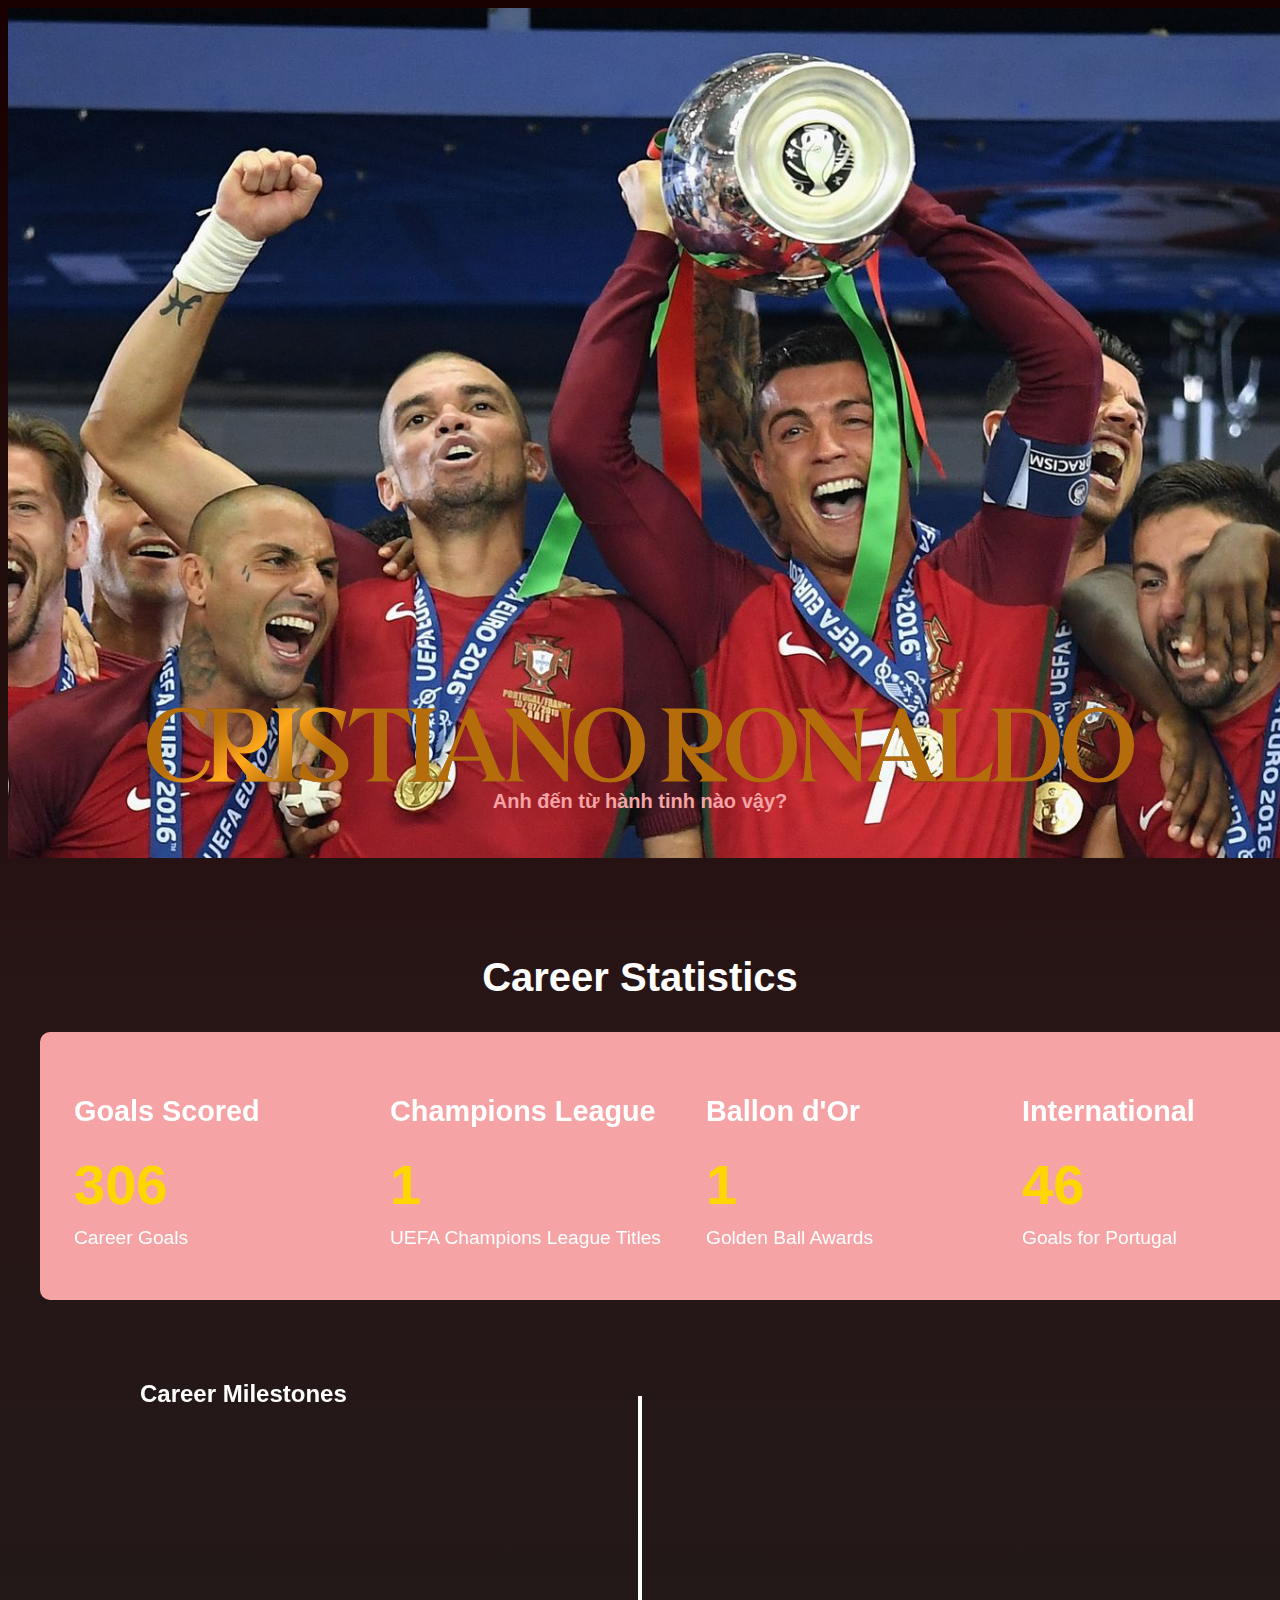
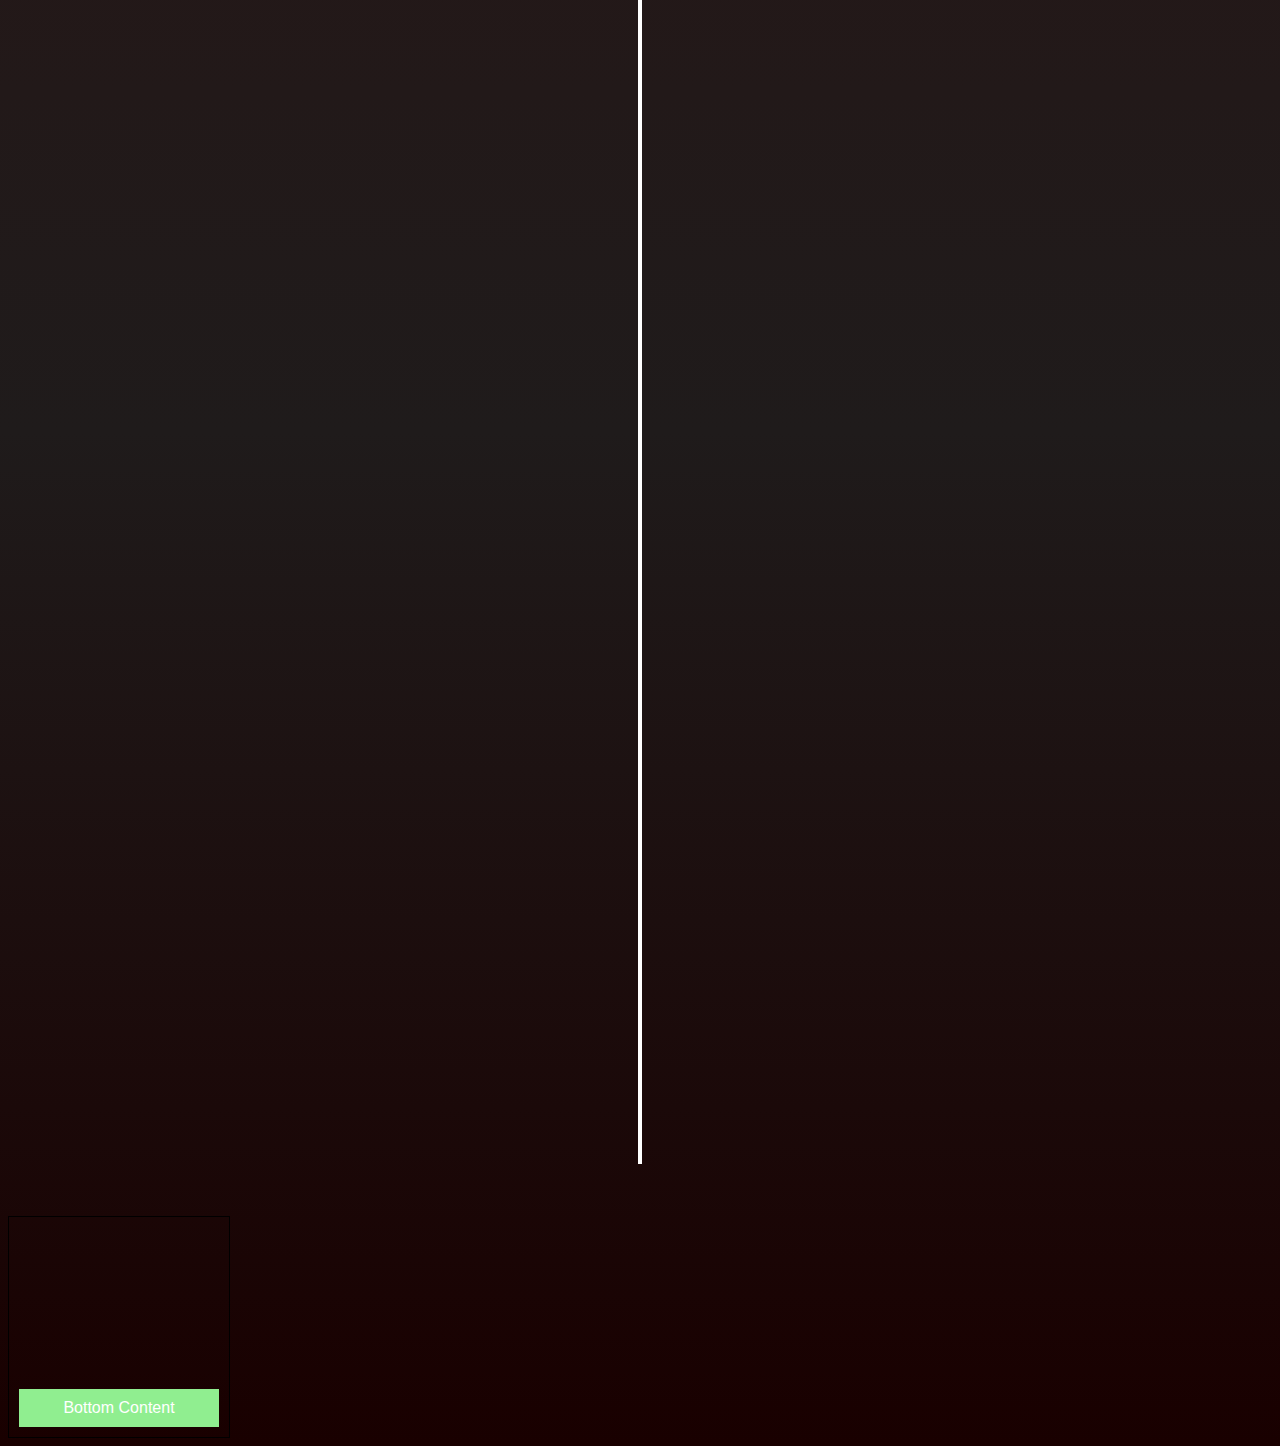
<file: Code/test.html>
<!DOCTYPE html>
<html lang="vi">
<head>
    <!--  Metadata  -->
    <meta charset="utf-8">
    <meta name="viewport" content="width=device-width,initial-scale=1,maximum-scale=1,user-scalable=0,viewport-fit=cover">
    <meta name="author" content="Thuận, Hưng">

    <!--  CSS Styling  -->
    <link rel="stylesheet" href="/Code/font.css" type="text/CSS">
    <link rel="stylesheet" href="/Code/utilities.css" type="text/CSS">
    <style>
        ::webkit-scrollbar-button {
            display: none;
        }

        ::-webkit-scrollbar-track {
            -webkit-box-shadow: inset 0 0 6px rgba(83, 83, 83, 0.07);
            background-color: #f1f1f1;
        }
        ::-webkit-scrollbar {
            width: 7px;
            background-color: #f1f1f1;
        }
        ::-webkit-scrollbar-thumb {
            background-color: #FBAB7E;

            /* Lựa màu trên https://www.grabient.com/ */
            border-radius: 5px;
            border: 2px solid #f1f1f1;
        }
        ::-webkit-scrollbar-thumb:hover {
            background-image: linear-gradient(62deg, #FBAB7E 0%, #F7CE68 100%);
        }
        :root {
            --bg-primary: rgb(25, 0, 0);
            --text-primary: rgb(255, 255, 255);
            --font-color: rgb(242, 217, 217);
            --font-color-2: #f5a3a5;
            --illust-color: #a3a3f5;
            --tertiary-color: rgb(92, 10, 12);
            --shadow: rgb(40, 21, 21);
            background: linear-gradient(var(--bg-primary),var(--shadow),rgb(31, 27, 27), var(--bg-primary));
            background-size: cover;
            background-repeat: no-repeat;
            font-family: 'Segoe UI', Tahoma, Geneva, Verdana, sans-serif;
            color: var(--text-primary);
            margin: 0;
            padding: 0;
        }
        /* WORK IN PROGRESS */
        /* @media (max-width: 768px) {} */
    </style>
    <style>
            .stats-container {
            padding: 4rem 2rem;
            max-width: 1200px;
            min-height: 300px;
            margin: 0 auto;
        }

        .stats-container h2 {
            font-size: 2.5rem;
            margin-bottom: 2rem;
            text-align: center;
        }

        .stats-grid {
            display: grid;
            grid-template-columns: repeat(auto-fit, minmax(250px, 1fr));
            gap: 4rem;
            margin-top: 2rem;
        }

        .stat-card {
            width: 300px;
            height: 200px;
            perspective: 1000px;
            margin: 0 auto;
        }

        .stat-card-inner {
            width: 100%;
            height: 100%;
            position: relative;
            transform-style: preserve-3d;
            transition: transform 0.999s;
        }

        .stat-card:hover .stat-card-inner {
            transform: rotateY(180deg);
        }

        .stat-card-front,
        .stat-card-back {
            position: absolute;
            width: 300px;
            height: 200px;
            backface-visibility: hidden;
            padding: 1.5rem;
            display: flex;
            flex-direction: column;
            justify-content: flex-start;
        }

        .stat-card-front {
            background-color: #f5a3a5;
            color: #fff;
            border: 10px solid #f5a3a5;
            border-radius: 10px;
            transform: rotateY(0deg);
        }

        .stat-card-back {
            background-color: #a3a3f5;
            color: #fff;
            border: 10px solid #a3a3f5;
            border-radius: 10px;
            transform: rotateY(180deg);
        }

        .stat-card h3 {
            font-size: 1.8rem;
            margin-bottom: 1rem;
            text-align: left;
        }

        .stat-number {
            font-size: 3.5rem;
            font-weight: bold;
            margin: 0.5rem 0;
            color: gold;
            text-align: left;
        }

        .stat-description {
            font-size: 1.2rem;
            line-height: 1.4;
            text-align: left;
            margin-top: auto;
        }

        .stat-detail {
            font-size: 1.1rem;
            line-height: 1.5;
            text-align: left;
        }
    </style>
    <link rel="stylesheet" href="/Code/header.css" type="text/CSS">
    <link rel="stylesheet" href="/Code/timeline.css" type="text/CSS">

    <!--  Javascript -->    

    <!--  Title decoration  -->
    <title>CR7 HALL OF FAME</title>
    <link rel="icon" href="/Components/UR Cristiano Ronaldo.svg" type="images/x-icon">
</head>
<body>
    <header class="header">
        <img class="background_header" src="/Components/cristiano-ronaldo-portugal-france-euro-2016-final_3741701.jpg" alt="" width="" height="850px">
        <div class="shiny_text smooth" style="font-family: Stangith;">CRISTIANO RONALDO</div>
        <h3 class="description_header smooth">Anh đến từ hành tinh nào vậy?</h3>
        <!-- bỏ vì xấu -->
        <!-- <img class="ronaldo_header_1" src="/Components/ronaldo_realmadrid_nobackground.png" alt="">
        <img class="ronaldo_header_2" src="/Components/ronaldo_juventus_toppage_nobackground.png" alt="">
        <img class="ronaldo_header_3" src="/Components/ronaldo-manu-halfbody.png" alt="" height="650px" width=""> -->
    </header>
    <main>
        <section class="stats-container">
            <h2>Career Statistics</h2>
            <div class="stats-grid">
                <div class="stat-card">
                    <div class="stat-card-inner">
                        <div class="stat-card-front">
                            <h3>Goals Scored</h3>
                            <div class="stat-number" data-target="850">0</div>
                            <p class="stat-description">Career Goals</p>
                        </div>
                        <div class="stat-card-back">
                            <h3>Goal Breakdown</h3>
                            <p class="stat-detail">• Club Goals: 722</p>
                            <p class="stat-detail">• International Goals: 128</p>
                            <p class="stat-detail">• Average: 0.73 goals per game</p>
                            <p class="stat-detail">• Record holder for most goals in professional football</p>
                        </div>
                    </div>
                </div>
    
                <div class="stat-card">
                    <div class="stat-card-inner">
                        <div class="stat-card-front">
                            <h3>Champions League</h3>
                            <div class="stat-number" data-target="5">0</div>
                            <p class="stat-description">UEFA Champions League Titles</p>
                        </div>
                        <div class="stat-card-back">
                            <h3>UCL Success</h3>
                            <p class="stat-detail">• Man United: 2008</p>
                            <p class="stat-detail">• Real Madrid: 2014, 2016, 2017, 2018</p>
                            <p class="stat-detail">• All-time top scorer: 140 goals</p>
                            <p class="stat-detail">• Most appearances: 183 matches</p>
                        </div>
                    </div>
                </div>
    
                <div class="stat-card">
                    <div class="stat-card-inner">
                        <div class="stat-card-front">
                            <h3>Ballon d'Or</h3>
                            <div class="stat-number" data-target="5">0</div>
                            <p class="stat-description">Golden Ball Awards</p>
                        </div>
                        <div class="stat-card-back">
                            <h3>Golden Years</h3>
                            <p class="stat-detail">• First Award: 2008</p>
                            <p class="stat-detail">• Real Madrid Era: 2013, 2014, 2016, 2017</p>
                            <p class="stat-detail">• 12 top-three finishes</p>
                            <p class="stat-detail">• Second-most wins in history</p>
                        </div>
                    </div>
                </div>
    
                <div class="stat-card">
                    <div class="stat-card-inner">
                        <div class="stat-card-front">
                            <h3>International</h3>
                            <div class="stat-number" data-target="128">0</div>
                            <p class="stat-description">Goals for Portugal</p>
                        </div>
                        <div class="stat-card-back">
                            <h3>Portugal Legacy</h3>
                            <p class="stat-detail">• Most international goals ever</p>
                            <p class="stat-detail">• 200+ appearances</p>
                            <p class="stat-detail">• Euro 2016 Champion</p>
                            <p class="stat-detail">• Nations League 2019 Winner</p>
                        </div>
                    </div>
                </div>
            </div>
        </section>
    
        <section class="timeline">
            <h2>Career Milestones</h2>
            <div class="timeline-item left">
                <div class="timeline-content">
                    <div class="year">2003</div>
                    <p>Kí hợp đồng với Manchester United, bắt đầu hành trình của mình tại Premier League</p>
                </div>
            </div>
            <div class="timeline-item right">
                <div class="timeline-content">
                    <div class="year">2008</div>
                    <p>Quả bóng vàng đầu tiên cùng Qủy Đỏ, khẳng định đẳng cấp vươn tầm thế giới của anh</p>
                </div>
            </div>
            <div class="timeline-item left">
                <div class="timeline-content">
                    <div class="year">2009</div>
                    <p>Kì chuyển nhượng bạc tỷ đến Real Madrid (£80 million)</p>
                </div>
            </div>
            <div class="timeline-item right">
                <div class="timeline-content">
                    <div class="year">2016</div>
                    <p>Dẫn dắt Bồ Đào Nha tiến tới chức vô địch Euro với vai trò người tiên phong của đội</p>
                </div>
            </div>
            <div class="timeline-item left">
                <div class="timeline-content">
                    <div class="year">2018</div>
                    <p>Chuyển nhượng đến Juventus và hành trình thống trị Serie A của anh Bảy</p>
                </div>
            </div>
            <div class="timeline-item right">
                <div class="timeline-content">
                    <div class="year">2021</div>
                    <p>Cuộc tái ngộ cảm động ở mái nhà xưa Manchester United</p>
                </div>
            </div>
            <div class="timeline-item left">
                <div class="timeline-content">
                    <div class="year">2023</div>
                    <p>Tham gia Al-Nassr FC ở giải Saudi Pro League, trở thành cầu thủ được trả lương cao nhất lịch sử</p>
                </div>
            </div>
        </section>

        </section>
        <section class="highlights">

        </section>
        <section class="main">
            <section class="counter">
                <div style="display: flex; flex-direction: column; 
                            justify-content: flex-end; 
                            border: 1px solid black; 
                            height: 200px; width: 200px; padding: 10px;">
                    <div style="background-color: lightgreen; 
                                padding: 10px; text-align: center;">
                        Bottom Content
                    </div>
                </div>
            </section>
        </section>

          
    </main>
    <footer>

    </footer>
    <script>
        // Animate statistics
        const statNumbers = document.querySelectorAll('.stat-number');
        
        statNumbers.forEach(stat => {
            const target = parseInt(stat.getAttribute('data-target'));
            const duration = 2000; // 2 seconds
            const steps = 50;
            const increment = target / steps;
            let current = 0;
            
            const updateCounter = () => {
                if (current < target) {
                    current += increment;
                    stat.textContent = Math.floor(current);
                    setTimeout(updateCounter, duration / steps);
                } else {
                    stat.textContent = target;
                }
            };
            
            updateCounter();
        });

        // Timeline animation on scroll
        const timelineItems = document.querySelectorAll('.timeline-item');

        const isElementInViewport = (el) => {
            const rect = el.getBoundingClientRect();
            return (
                rect.top >= 0 &&
                rect.left >= 0 &&
                rect.bottom <= (window.innerHeight || document.documentElement.clientHeight) &&
                rect.right <= (window.innerWidth || document.documentElement.clientWidth)
            );
        };

        const handleScroll = () => {
            timelineItems.forEach(item => {
                if (isElementInViewport(item)) {
                    item.classList.add('visible');
                }
            });
        };

        window.addEventListener('scroll', handleScroll);
        handleScroll(); // Initial check
    </script>
</body>
</html>
</file>
<file: Code/font.css>
.smooth {
    -webkit-font-smoothing: antialiased;
}

.bold {
    font-weight: bold;
}

@font-face { font-family: Stangith; src: url('/Components/Fonts/Stangith/stangith.otf'); }
@font-face { font-family: Branch; src: url('/Components/Fonts/Branch/Branch.otf'); }
@font-face { font-family: Ficoria; src: url('/Components/Fonts/Ficoria/Ficoria.otf'); }
</file>
<file: Code/utilities.css>
.fullsize {
    position: absolute;
    top: 0;
    left: 0;
    display: block;
    width: 100%;
}
</file>
<file: Code/header.css>
.header {
  width: auto;
  display: flex;
  position: relative;
  /* background: linear-gradient(var(--bg-primary),var(--shadow),rgb(31, 27, 27), var(--bg-primary)); */
  /* border: 4px solid yellow; */

  /* background: url(/Components/ronaldo_portugal_1.jpg);
  animation: appear;
  animation-duration: 10s; */
}

.background_header {
  animation: appear;
  animation-duration: 10s;
  z-index: -1;


  background-color: rgba(0, 0, 0, 0.5);

}
@keyframes appear {
  0% {
    opacity: 0;
  }
  100% {
    opacity: 1;
  }
}

.shiny_text {
  z-index: 6;
  position: absolute;
  bottom: 5%;
  width: 100%;
  text-align: center;
  /* border: 4px solid green; */

  font-size: 100px;
  font-weight: 900;

  color: rgba(255, 145, 0, 0.668);
  background: #222 -webkit-gradient(
      linear,
      left top,
      right top,
      from(#222),
      to(#222),
      color-stop(0.5, #ffd555)
    ) 0 0 no-repeat;

  background-image: linear-gradient(
    -40deg,
    transparent 0%,
    transparent 40%,
    #ffd555 50%,
    transparent 60%,
    transparent 100%
  );
  background-clip: text;
  background-size: 500px;
  text-shadow: var(--shadow);


  animation: shine;
  animation-duration: 10s;
  animation-iteration-count: infinite;
}

/* Cần fix với việc thu phóng màn hình -> Animation lỗi */
@keyframes shine {
  0% {
    background-position: -150px;
  }
  100% {
    background-position: 1200px;
  }
}

.description_header {
  z-index: 1;
  position: absolute;
  bottom: 3%;
  width: 100%;
  text-align: center;

  color: var(--font-color-2);

  font-size: 20px;
  font-weight: 900;
}

/* Chưa đồng bộ khi thu phóng màn hình -> Thêm media hoặc chuyển toàn bộ về Grid */
/* Chắc là bỏ idea này ha, nhìn xấu vcl */
.ronaldo_header_1 {
  z-index: 0;
  position: absolute;
  bottom: 10%;
  right: 12%;
  border: 4px solid red;
}

.ronaldo_header_2 {
  z-index: 1;
  position: absolute;
  bottom: 5%;
  left: 5%;
  border: 4px solid blue;
  rotate: -10deg;
}

.ronaldo_header_3 {
  z-index: 2;
  position: absolute;
  bottom: 0%;
  left: 10%;
  border: 4px solid rgb(0, 255, 17);
}
</file>
<file: Code/timeline.css>
.timeline {
    padding: 4rem 2rem;
    max-width: 1000px;
    margin: 0 auto;
    position: relative;
}

.timeline::after {
    content: '';
    position: absolute;
    width: 4px;
    background-color: white;
    top: 0;
    bottom: 0;
    left: 50%;
    margin-left: -2px;
    height: 90%;
    margin-top: 100px;
}

.timeline-item {
    padding: 10px 40px;
    position: relative;
    width: 50%;
    opacity: 0;
    transform: translateX(-50px);
    transition: all 0.5s;
}

.timeline-item::after {
    content: '';
    position: absolute;
    width: 25px;
    height: 25px;
    right: -17px;
    background-color: white;
    border: 4px solid #FF9F55;
    top: 15px;
    border-radius: 50%;
    z-index: 1;
}

.timeline-item.left {
    left: -80px;
}

.timeline-item.right {
    left: 49%;
}

.timeline-item.right::after {
    left: -8px;
}

.timeline-item.visible {
    opacity: 1;
    transform: translateX(0);
}

.timeline-content {
    padding: 20px 30px;
    background: rgba(255, 255, 255, 0.1);
    position: relative;
    border-radius: 10px;
    transition: all 0.3s;
}

.timeline-content:hover {
    background: rgba(255, 255, 255, 0.2);
    transform: scale(1.03);
}

.year {
    font-size: 2.5rem;
    font-weight: bold;
    color: #FF9F55;
    margin-bottom: 0.5rem;
    transition: all 0.3s;
}

.timeline-content:hover .year {
    transform: scale(1.1);
    color: #FFB366;
}

.timeline-content p {
    font-size: 1.1rem;
    line-height: 1.5;
}

/* Responsive Timeline */
@media screen and (max-width: 768px) {
    .timeline::after {
        left: 31px;
    }

    .timeline-item {
        width: 100%;
        padding-left: 70px;
        padding-right: 25px;
    }

    .timeline-item.right {
        left: 0;
    }

    .timeline-item.left::after,
    .timeline-item.right::after {
        left: 15px;
    }
}
</file>
